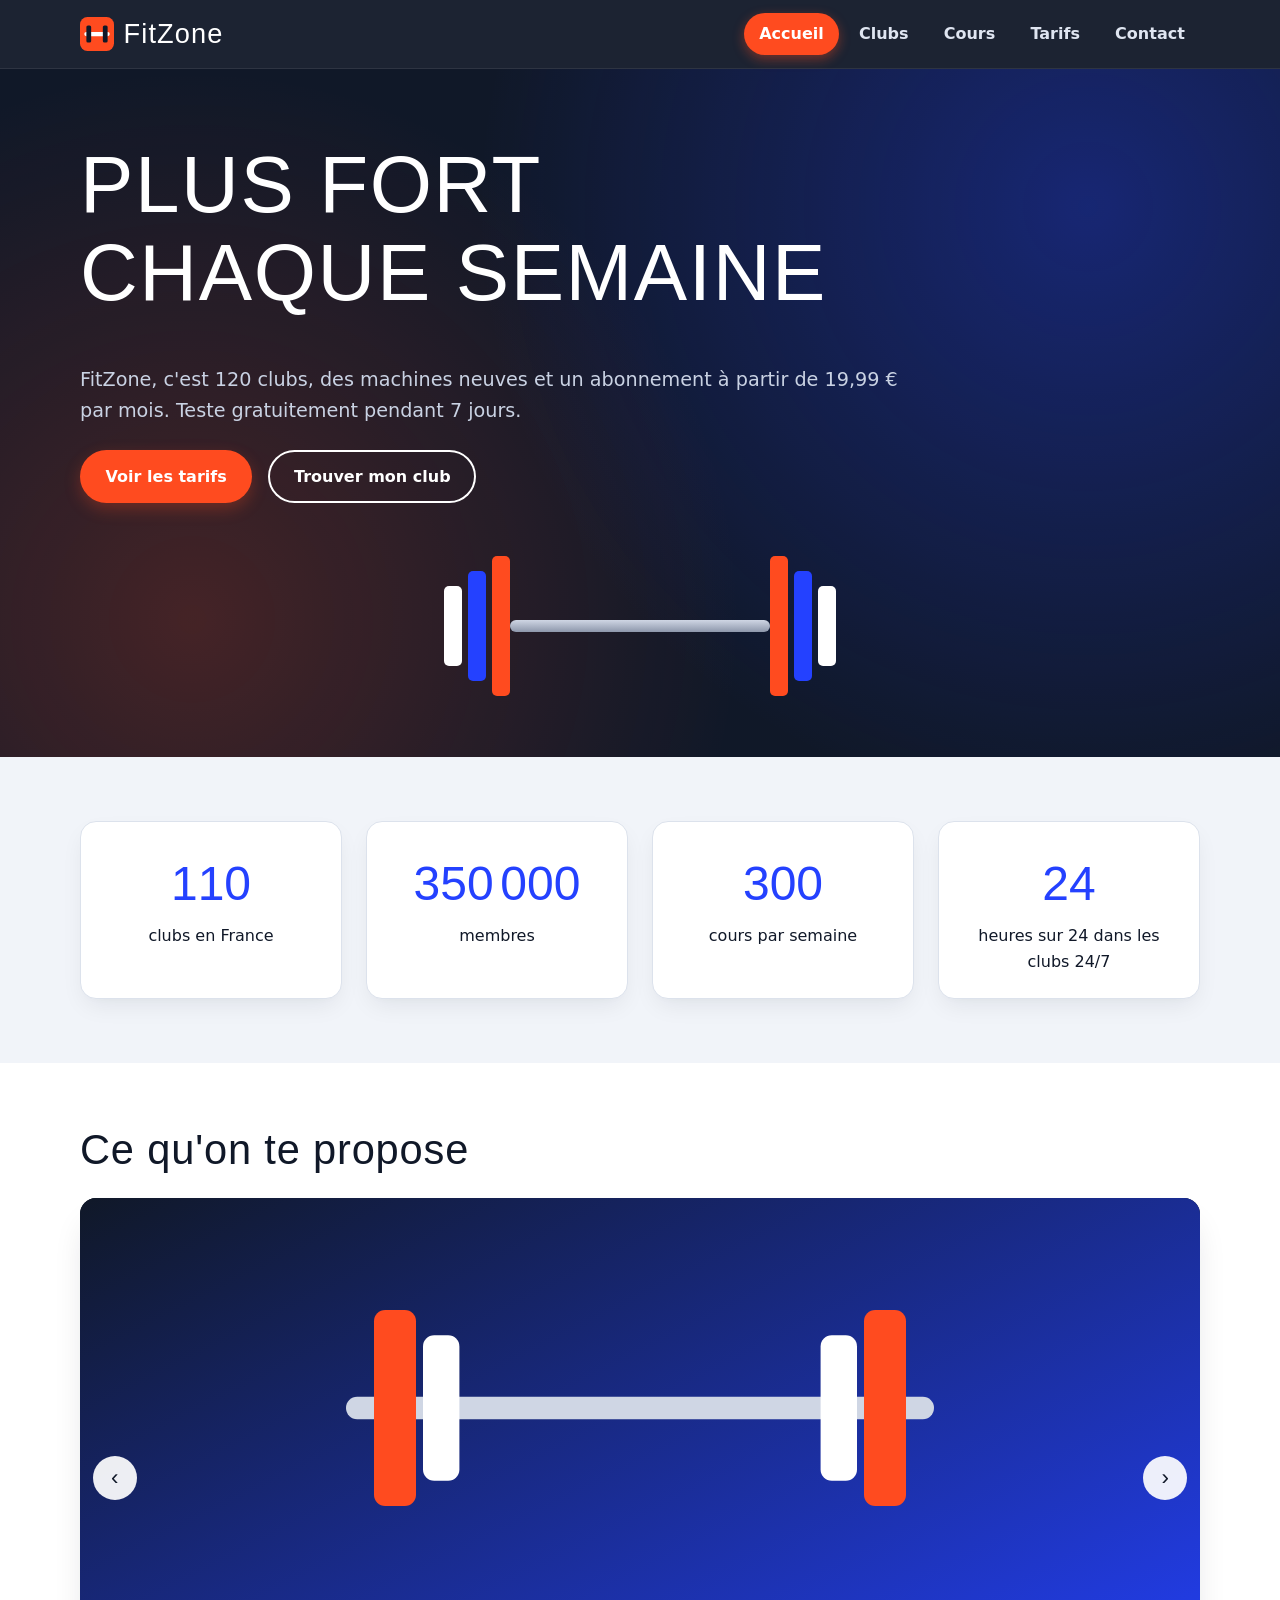
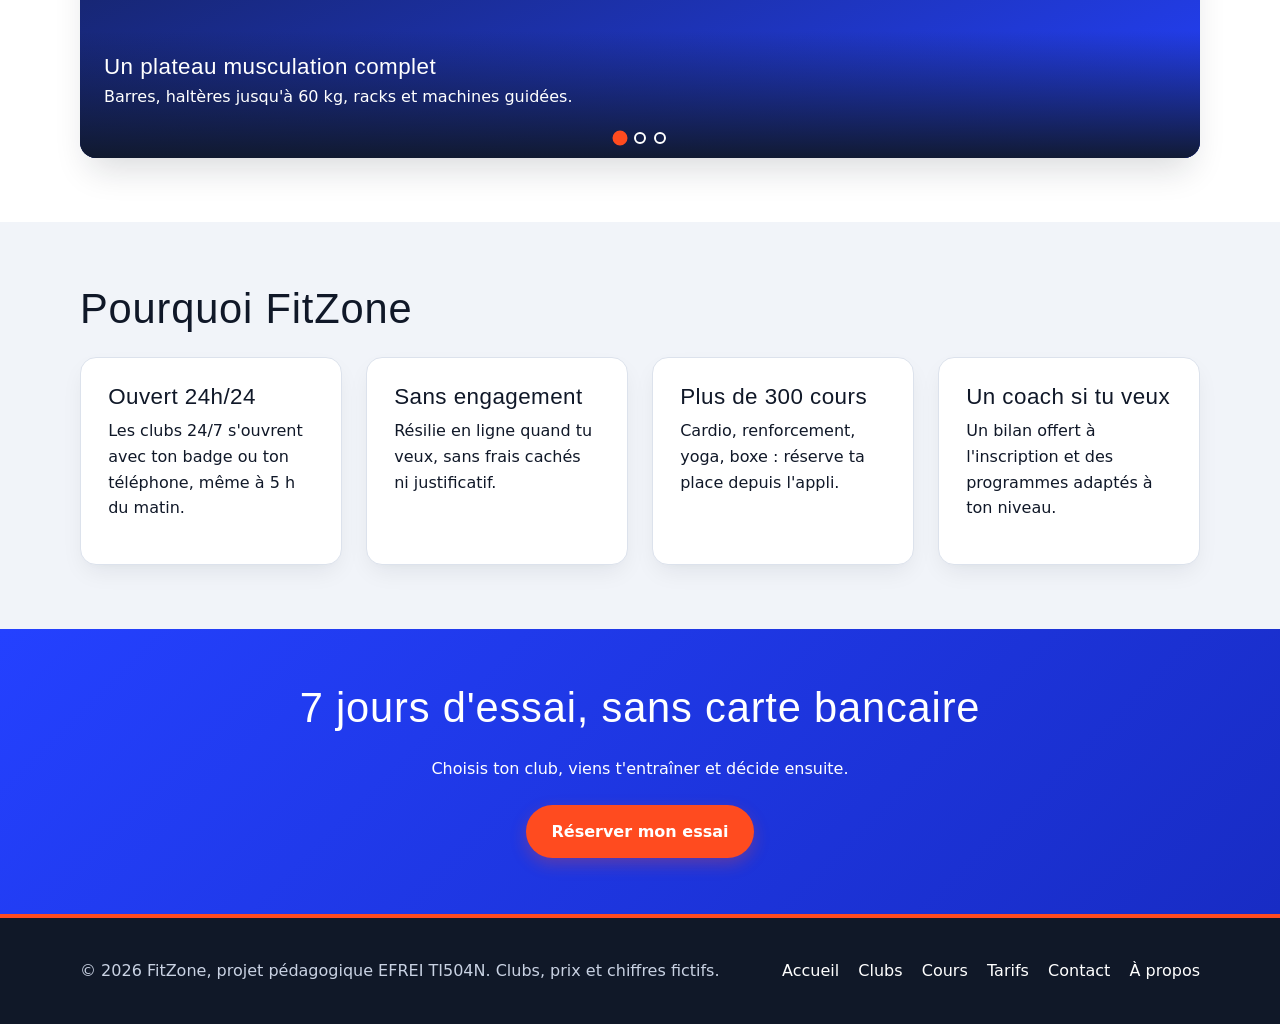
<file: index.html>
<!DOCTYPE html>
<html lang="fr">
<head>
  <meta charset="utf-8">
  <meta name="viewport" content="width=device-width, initial-scale=1">
  <title>Accueil | FitZone</title>
  <meta name="description" content="FitZone, salles de sport sans engagement, ouvertes 24h/24 dans plus de 120 clubs.">
  <link rel="icon" href="img/logo.svg" type="image/svg+xml">
  <link rel="stylesheet" href="css/style.css">
  <script src="js/main.js" defer></script>
</head>
<body>
  <a class="skip" href="#contenu">Aller au contenu</a>
  <header class="site-header">
    <div class="container header-inner">
      <a class="logo" href="index.html"><img src="img/logo.svg" alt="" width="34" height="34">FitZone</a>
      <button class="burger" id="burger" type="button" aria-label="Ouvrir le menu" aria-expanded="false" aria-controls="menu"><span></span><span></span><span></span></button>
      <nav aria-label="Navigation principale">
      <ul class="menu" id="menu">
        <li><a href="index.html" aria-current="page">Accueil</a></li>
        <li><a href="pages/clubs.html">Clubs</a></li>
        <li><a href="pages/cours.html">Cours</a></li>
        <li><a href="pages/tarifs.html">Tarifs</a></li>
        <li><a href="pages/contact.html">Contact</a></li>
      </ul>
      </nav>
    </div>
  </header>
  <main id="contenu">
    <section class="hero">
      <div class="container">
        <h1>Plus fort<br>chaque semaine</h1>
        <p>FitZone, c'est 120 clubs, des machines neuves et un abonnement à partir de 19,99 € par mois. Teste gratuitement pendant 7 jours.</p>
        <div class="actions">
          <a class="btn" href="pages/tarifs.html">Voir les tarifs</a>
          <a class="btn btn--ghost" href="pages/clubs.html">Trouver mon club</a>
        </div>
        <div class="barbell" aria-hidden="true">
          <div class="plates plates--left"><span class="plate"></span><span class="plate"></span><span class="plate"></span></div>
          <div class="bar"></div>
          <div class="plates"><span class="plate"></span><span class="plate"></span><span class="plate"></span></div>
        </div>
      </div>
    </section>

    <section class="section">
      <div class="container stats">
        <div class="stat"><strong data-count="120">120</strong>clubs en France</div>
        <div class="stat"><strong data-count="350000">350 000</strong>membres</div>
        <div class="stat"><strong data-count="300">300</strong>cours par semaine</div>
        <div class="stat"><strong data-count="24">24</strong>heures sur 24 dans les clubs 24/7</div>
      </div>
    </section>

    <section class="section section--white">
      <div class="container">
        <h2>Ce qu'on te propose</h2>
        <div class="carousel" id="carousel" role="region" aria-roledescription="carrousel" aria-label="Nos points forts">
          <figure class="slide active"><img src="img/slide-muscu.svg" alt="Barre de musculation chargée de disques" width="800" height="400"><figcaption><h3>Un plateau musculation complet</h3><p>Barres, haltères jusqu'à 60 kg, racks et machines guidées.</p></figcaption></figure>
          <figure class="slide"><img src="img/slide-cours.svg" alt="Silhouette en mouvement pendant un cours collectif" width="800" height="400"><figcaption><h3>Des cours pour tous les niveaux</h3><p>Du renforcement musculaire au yoga, avec des coachs diplômés.</p></figcaption></figure>
          <figure class="slide"><img src="img/slide-24h.svg" alt="Horloge et courbe de rythme cardiaque" width="800" height="400"><figcaption><h3>Ouvert quand ça t'arrange</h3><p>Dans nos clubs 24/7, tu t'entraînes à n'importe quelle heure.</p></figcaption></figure>
          <button class="c-btn c-prev" type="button" aria-label="Diapositive précédente">‹</button>
          <button class="c-btn c-next" type="button" aria-label="Diapositive suivante">›</button>
          <div class="dots"></div>
        </div>
      </div>
    </section>

    <section class="section">
      <div class="container">
        <h2>Pourquoi FitZone</h2>
        <div class="grid">
        <article class="card reveal"><h3>Ouvert 24h/24</h3><p>Les clubs 24/7 s'ouvrent avec ton badge ou ton téléphone, même à 5 h du matin.</p></article>
        <article class="card reveal"><h3>Sans engagement</h3><p>Résilie en ligne quand tu veux, sans frais cachés ni justificatif.</p></article>
        <article class="card reveal"><h3>Plus de 300 cours</h3><p>Cardio, renforcement, yoga, boxe : réserve ta place depuis l'appli.</p></article>
        <article class="card reveal"><h3>Un coach si tu veux</h3><p>Un bilan offert à l'inscription et des programmes adaptés à ton niveau.</p></article>
        </div>
      </div>
    </section>

    <section class="cta-band">
      <div class="container">
        <h2>7 jours d'essai, sans carte bancaire</h2>
        <p>Choisis ton club, viens t'entraîner et décide ensuite.</p>
        <div class="actions"><a class="btn" href="pages/contact.html">Réserver mon essai</a></div>
      </div>
    </section>
  </main>
  <footer class="site-footer">
    <div class="container footer-inner">
      <p>© 2026 FitZone, projet pédagogique EFREI TI504N. Clubs, prix et chiffres fictifs.</p>
      <nav class="footer-nav" aria-label="Navigation secondaire">
    <ul>
      <li><a href="index.html">Accueil</a></li>
      <li><a href="pages/clubs.html">Clubs</a></li>
      <li><a href="pages/cours.html">Cours</a></li>
      <li><a href="pages/tarifs.html">Tarifs</a></li>
      <li><a href="pages/contact.html">Contact</a></li>
      <li><a href="pages/a-propos.html">À propos</a></li>
    </ul>
      </nav>
    </div>
  </footer>
</body>
</html>
</file>
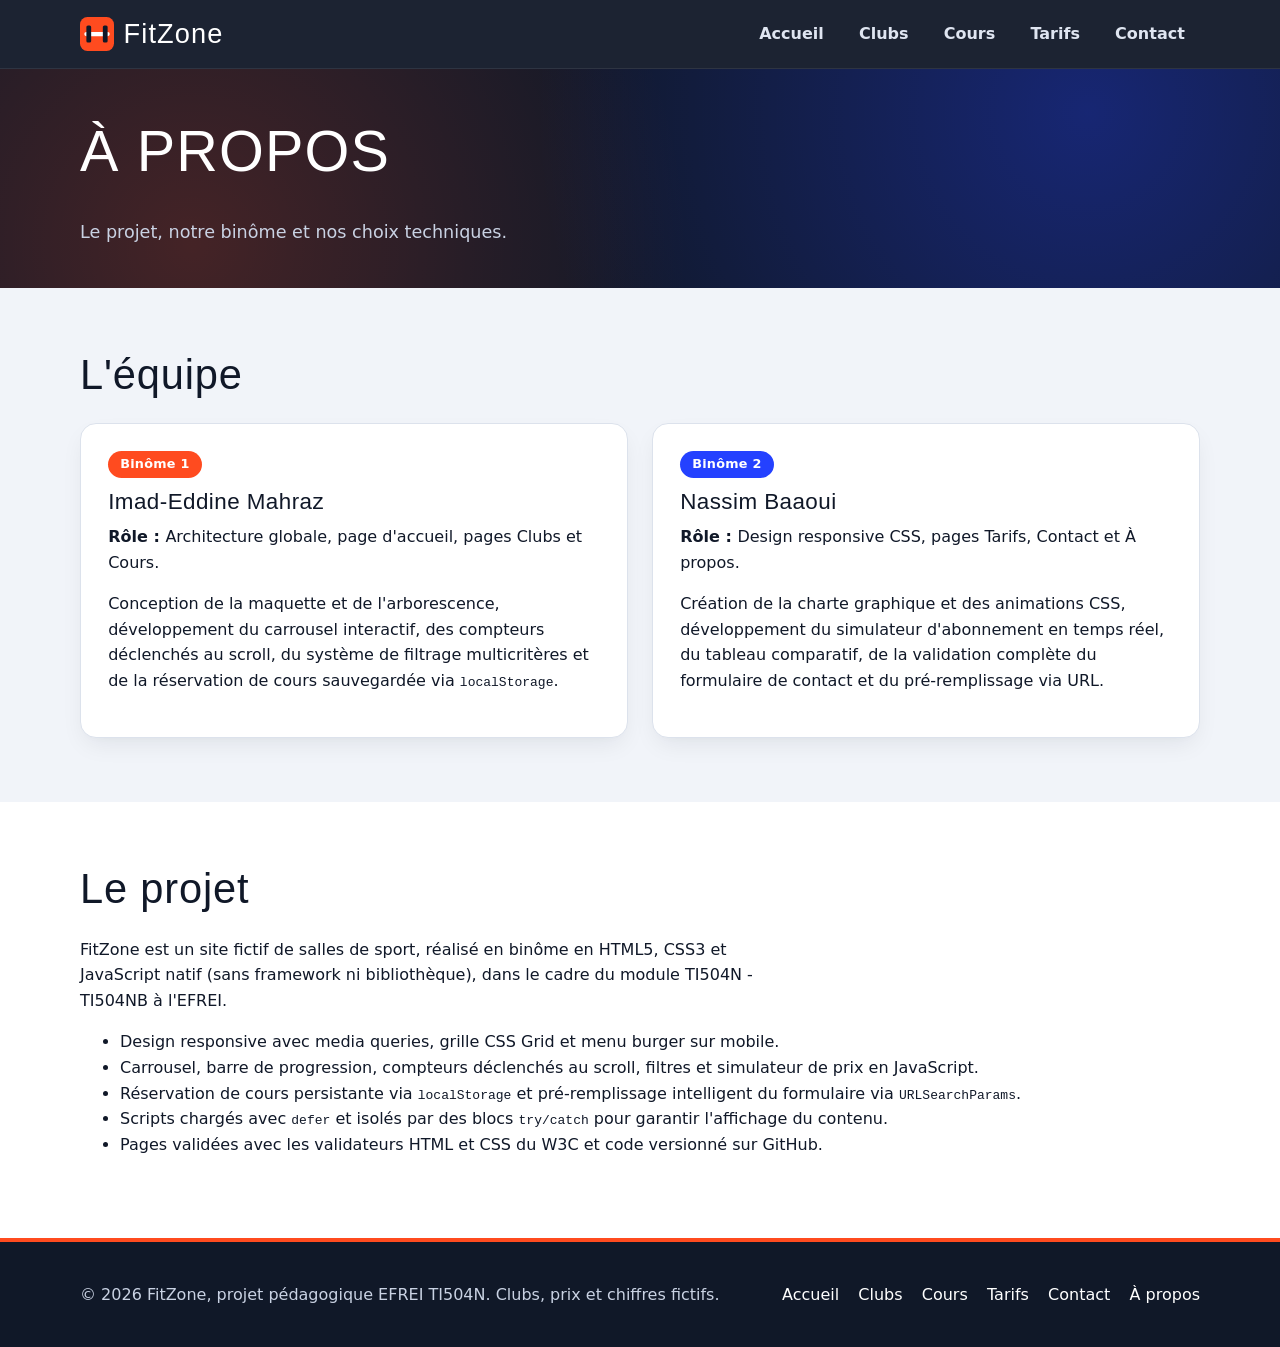
<file: pages/a-propos.html>
<!DOCTYPE html>
<html lang="fr">
<head>
  <meta charset="utf-8">
  <meta name="viewport" content="width=device-width, initial-scale=1">
  <title>À propos | FitZone</title>
  <meta name="description" content="L'équipe et les choix techniques du projet FitZone.">
  <link rel="icon" href="../img/logo.svg" type="image/svg+xml">
  <link rel="stylesheet" href="../css/style.css">
  <script src="../js/main.js" defer></script>
</head>
<body>
  <a class="skip" href="#contenu">Aller au contenu</a>
  <header class="site-header">
    <div class="container header-inner">
      <a class="logo" href="../index.html"><img src="../img/logo.svg" alt="" width="34" height="34">FitZone</a>
      <button class="burger" id="burger" type="button" aria-label="Ouvrir le menu" aria-expanded="false" aria-controls="menu"><span></span><span></span><span></span></button>
      <nav aria-label="Navigation principale">
        <ul class="menu" id="menu">
          <li><a href="../index.html">Accueil</a></li>
          <li><a href="../pages/clubs.html">Clubs</a></li>
          <li><a href="../pages/cours.html">Cours</a></li>
          <li><a href="../pages/tarifs.html">Tarifs</a></li>
          <li><a href="../pages/contact.html">Contact</a></li>
        </ul>
      </nav>
    </div>
  </header>
  <main id="contenu">
    <section class="page-title">
      <div class="container">
        <h1>À propos</h1>
        <p>Le projet, notre binôme et nos choix techniques.</p>
      </div>
    </section>
    <section class="section">
      <div class="container">
        <h2>L'équipe</h2>
        <div class="grid">
          <article class="card reveal">
            <span class="badge">Binôme 1</span>
            <h3>Imad-Eddine Mahraz</h3>
            <p><strong>Rôle : </strong>Architecture globale, page d'accueil, pages Clubs et Cours.</p>
            <p>Conception de la maquette et de l'arborescence, développement du carrousel interactif, des compteurs déclenchés au scroll, du système de filtrage multicritères et de la réservation de cours sauvegardée via <code>localStorage</code>.</p>
          </article>
          <article class="card reveal">
            <span class="badge badge--blue">Binôme 2</span>
            <h3>Nassim Baaoui</h3>
            <p><strong>Rôle : </strong>Design responsive CSS, pages Tarifs, Contact et À propos.</p>
            <p>Création de la charte graphique et des animations CSS, développement du simulateur d'abonnement en temps réel, du tableau comparatif, de la validation complète du formulaire de contact et du pré-remplissage via URL.</p>
          </article>
        </div>
      </div>
    </section>
    <section class="section section--white">
      <div class="container">
        <h2>Le projet</h2>
        <p>FitZone est un site fictif de salles de sport, réalisé en binôme en HTML5, CSS3 et JavaScript natif (sans framework ni bibliothèque), dans le cadre du module TI504N - TI504NB à l'EFREI.</p>
        <ul>
          <li>Design responsive avec media queries, grille CSS Grid et menu burger sur mobile.</li>
          <li>Carrousel, barre de progression, compteurs déclenchés au scroll, filtres et simulateur de prix en JavaScript.</li>
          <li>Réservation de cours persistante via <code>localStorage</code> et pré-remplissage intelligent du formulaire via <code>URLSearchParams</code>.</li>
          <li>Scripts chargés avec <code>defer</code> et isolés par des blocs <code>try/catch</code> pour garantir l'affichage du contenu.</li>
          <li>Pages validées avec les validateurs HTML et CSS du W3C et code versionné sur GitHub.</li>
        </ul>
      </div>
    </section>
  </main>
  <footer class="site-footer">
    <div class="container footer-inner">
      <p>© 2026 FitZone, projet pédagogique EFREI TI504N. Clubs, prix et chiffres fictifs.</p>
      <nav class="footer-nav" aria-label="Navigation secondaire">
        <ul>
          <li><a href="../index.html">Accueil</a></li>
          <li><a href="../pages/clubs.html">Clubs</a></li>
          <li><a href="../pages/cours.html">Cours</a></li>
          <li><a href="../pages/tarifs.html">Tarifs</a></li>
          <li><a href="../pages/contact.html">Contact</a></li>
          <li><a href="../pages/a-propos.html" aria-current="page">À propos</a></li>
        </ul>
      </nav>
    </div>
  </footer>
</body>
</html>
</file>
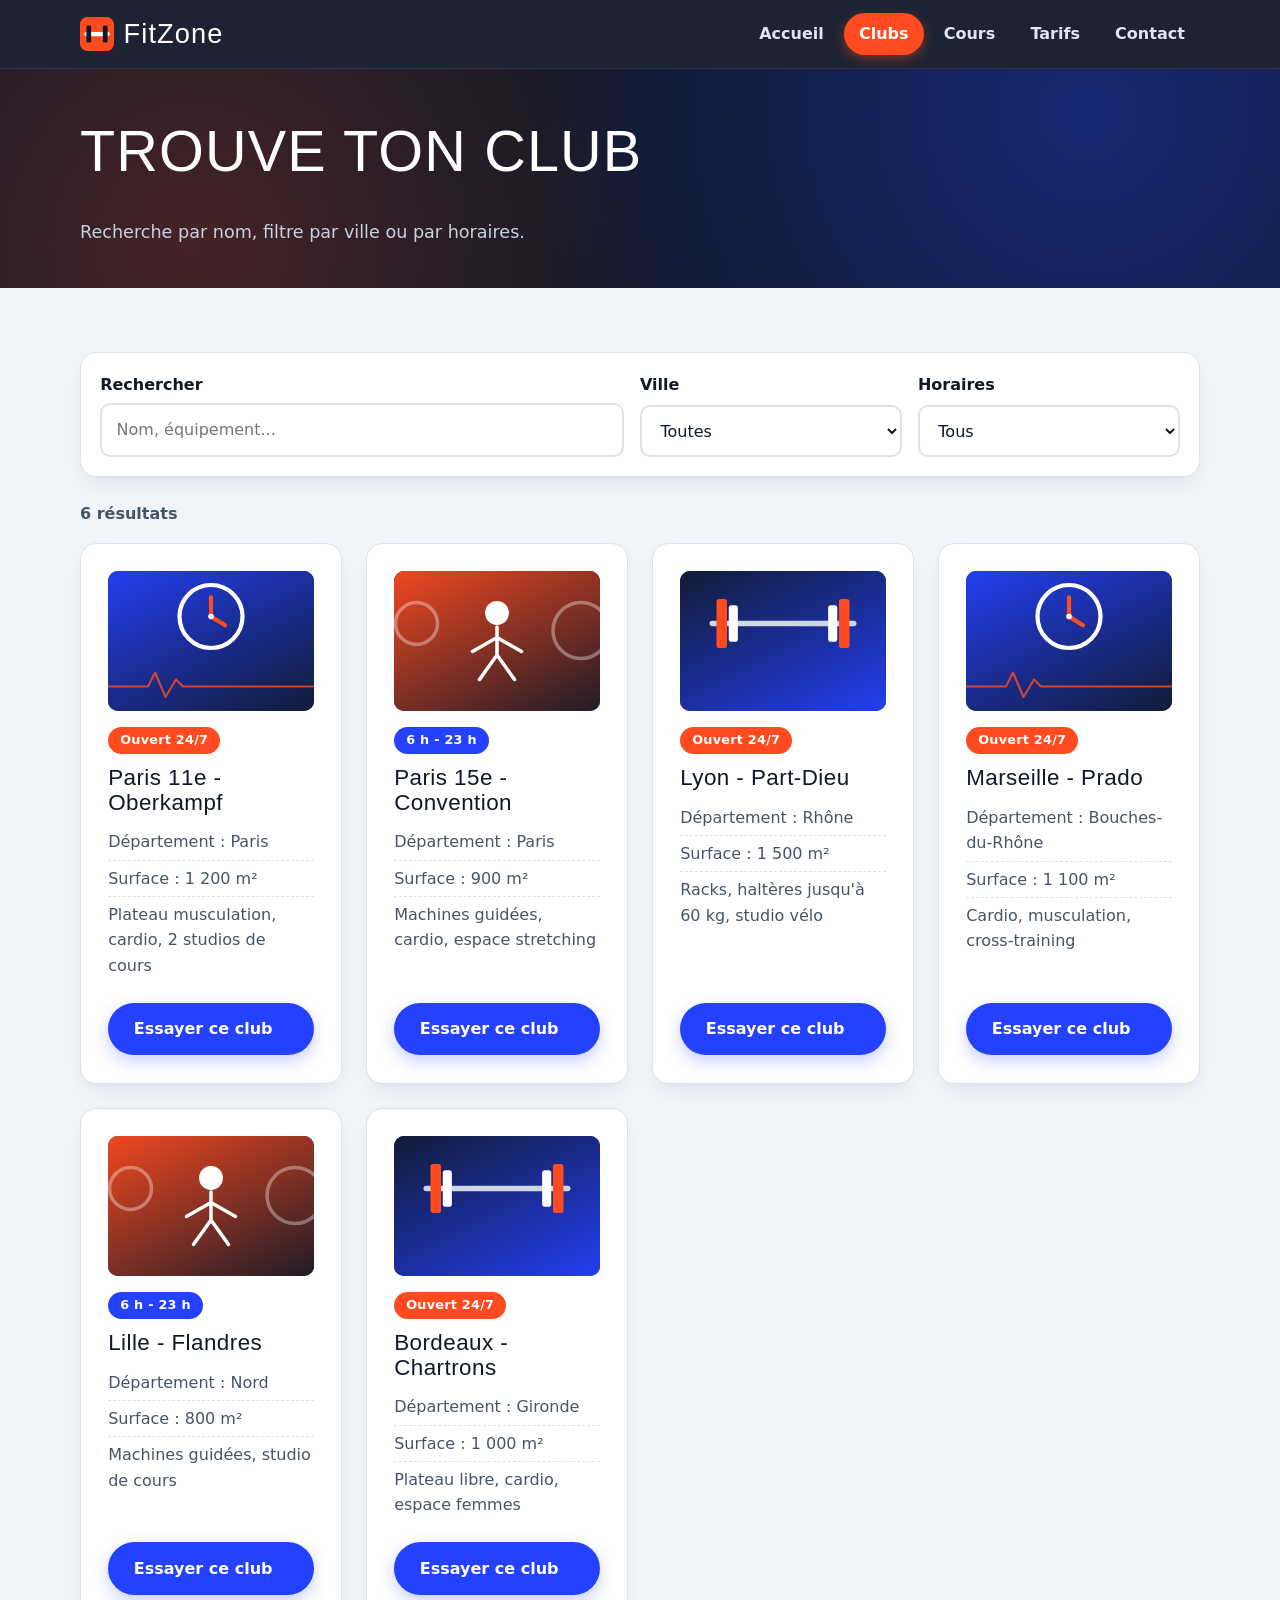
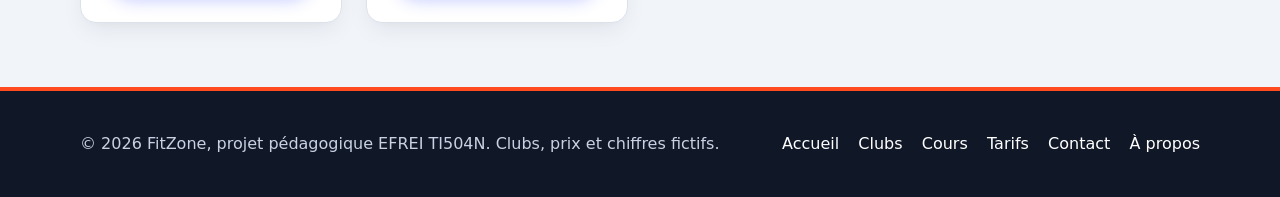
<file: pages/clubs.html>
<!DOCTYPE html>
<html lang="fr">
<head>
  <meta charset="utf-8">
  <meta name="viewport" content="width=device-width, initial-scale=1">
  <title>Clubs | FitZone</title>
  <meta name="description" content="Trouve le club FitZone le plus proche de chez toi.">
  <link rel="icon" href="../img/logo.svg" type="image/svg+xml">
  <link rel="stylesheet" href="../css/style.css">
  <script src="../js/main.js" defer></script>
  <script src="../js/filter.js" defer></script>
</head>
<body>
  <a class="skip" href="#contenu">Aller au contenu</a>
  <header class="site-header">
    <div class="container header-inner">
      <a class="logo" href="../index.html"><img src="../img/logo.svg" alt="" width="34" height="34">FitZone</a>
      <button class="burger" id="burger" type="button" aria-label="Ouvrir le menu" aria-expanded="false" aria-controls="menu"><span></span><span></span><span></span></button>
      <nav aria-label="Navigation principale">
        <ul class="menu" id="menu">
          <li><a href="../index.html">Accueil</a></li>
          <li><a href="../pages/clubs.html" aria-current="page">Clubs</a></li>
          <li><a href="../pages/cours.html">Cours</a></li>
          <li><a href="../pages/tarifs.html">Tarifs</a></li>
          <li><a href="../pages/contact.html">Contact</a></li>
        </ul>
      </nav>
    </div>
  </header>
  <main id="contenu">
    <section class="page-title">
      <div class="container">
        <h1>Trouve ton club</h1>
        <p>Recherche par nom, filtre par ville ou par horaires.</p>
      </div>
    </section>
    <section class="section">
      <div class="container">
        <form class="filters" action="#" onsubmit="return false" aria-label="Filtrer les clubs">
          <div class="field"><label for="q">Rechercher</label><input id="q" type="search" data-search placeholder="Nom, équipement..."></div>
          <div class="field"><label for="ville">Ville</label>
            <select id="ville" data-filter="ville"><option value="">Toutes</option><option>Paris</option><option>Lyon</option><option>Marseille</option><option>Lille</option><option>Bordeaux</option></select></div>
          <div class="field"><label for="h24">Horaires</label>
            <select id="h24" data-filter="h24"><option value="">Tous</option><option value="oui">Ouvert 24/7</option><option value="non">6 h - 23 h</option></select></div>
        </form>
        <p class="result" id="result-count" aria-live="polite"></p>
        <div class="grid">
          <article class="card filterable" data-ville="Paris" data-h24="oui">
            <img class="card-img" src="../img/slide-24h.svg" alt="Salle de musculation Paris Oberkampf">
            <span class="badge">Ouvert 24/7</span>
            <h3>Paris 11e - Oberkampf</h3>
            <ul class="club-meta"><li>Département : Paris</li><li>Surface : 1 200 m²</li><li>Plateau musculation, cardio, 2 studios de cours</li></ul>
            <a class="btn btn--blue" href="contact.html?sujet=essai&info=Club+Paris+11e+-+Oberkampf">Essayer ce club</a>
          </article>
          <article class="card filterable" data-ville="Paris" data-h24="non">
            <img class="card-img" src="../img/slide-cours.svg" alt="Espace cardio Paris Convention">
            <span class="badge badge--blue">6 h - 23 h</span>
            <h3>Paris 15e - Convention</h3>
            <ul class="club-meta"><li>Département : Paris</li><li>Surface : 900 m²</li><li>Machines guidées, cardio, espace stretching</li></ul>
            <a class="btn btn--blue" href="contact.html?sujet=essai&info=Club+Paris+15e+-+Convention">Essayer ce club</a>
          </article>
          <article class="card filterable" data-ville="Lyon" data-h24="oui">
            <img class="card-img" src="../img/slide-muscu.svg" alt="Plateau libre Lyon Part-Dieu">
            <span class="badge">Ouvert 24/7</span>
            <h3>Lyon - Part-Dieu</h3>
            <ul class="club-meta"><li>Département : Rhône</li><li>Surface : 1 500 m²</li><li>Racks, haltères jusqu'à 60 kg, studio vélo</li></ul>
            <a class="btn btn--blue" href="contact.html?sujet=essai&info=Club+Lyon+-+Part-Dieu">Essayer ce club</a>
          </article>
          <article class="card filterable" data-ville="Marseille" data-h24="oui">
            <img class="card-img" src="../img/slide-24h.svg" alt="Espace cross-training Marseille Prado">
            <span class="badge">Ouvert 24/7</span>
            <h3>Marseille - Prado</h3>
            <ul class="club-meta"><li>Département : Bouches-du-Rhône</li><li>Surface : 1 100 m²</li><li>Cardio, musculation, cross-training</li></ul>
            <a class="btn btn--blue" href="contact.html?sujet=essai&info=Club+Marseille+-+Prado">Essayer ce club</a>
          </article>
          <article class="card filterable" data-ville="Lille" data-h24="non">
            <img class="card-img" src="../img/slide-cours.svg" alt="Studio de cours Lille Flandres">
            <span class="badge badge--blue">6 h - 23 h</span>
            <h3>Lille - Flandres</h3>
            <ul class="club-meta"><li>Département : Nord</li><li>Surface : 800 m²</li><li>Machines guidées, studio de cours</li></ul>
            <a class="btn btn--blue" href="contact.html?sujet=essai&info=Club+Lille+-+Flandres">Essayer ce club</a>
          </article>
          <article class="card filterable" data-ville="Bordeaux" data-h24="oui">
            <img class="card-img" src="../img/slide-muscu.svg" alt="Salle FitZone Bordeaux Chartrons">
            <span class="badge">Ouvert 24/7</span>
            <h3>Bordeaux - Chartrons</h3>
            <ul class="club-meta"><li>Département : Gironde</li><li>Surface : 1 000 m²</li><li>Plateau libre, cardio, espace femmes</li></ul>
            <a class="btn btn--blue" href="contact.html?sujet=essai&info=Club+Bordeaux+-+Chartrons">Essayer ce club</a>
          </article>
        </div>
        <p id="empty" hidden>Aucun club ne correspond. Essaie avec moins de filtres.</p>
      </div>
    </section>
  </main>
  <footer class="site-footer">
    <div class="container footer-inner">
      <p>© 2026 FitZone, projet pédagogique EFREI TI504N. Clubs, prix et chiffres fictifs.</p>
      <nav class="footer-nav" aria-label="Navigation secondaire">
        <ul>
          <li><a href="../index.html">Accueil</a></li>
          <li><a href="../pages/clubs.html">Clubs</a></li>
          <li><a href="../pages/cours.html">Cours</a></li>
          <li><a href="../pages/tarifs.html">Tarifs</a></li>
          <li><a href="../pages/contact.html">Contact</a></li>
          <li><a href="../pages/a-propos.html">À propos</a></li>
        </ul>
      </nav>
    </div>
  </footer>
</body>
</html>
</file>
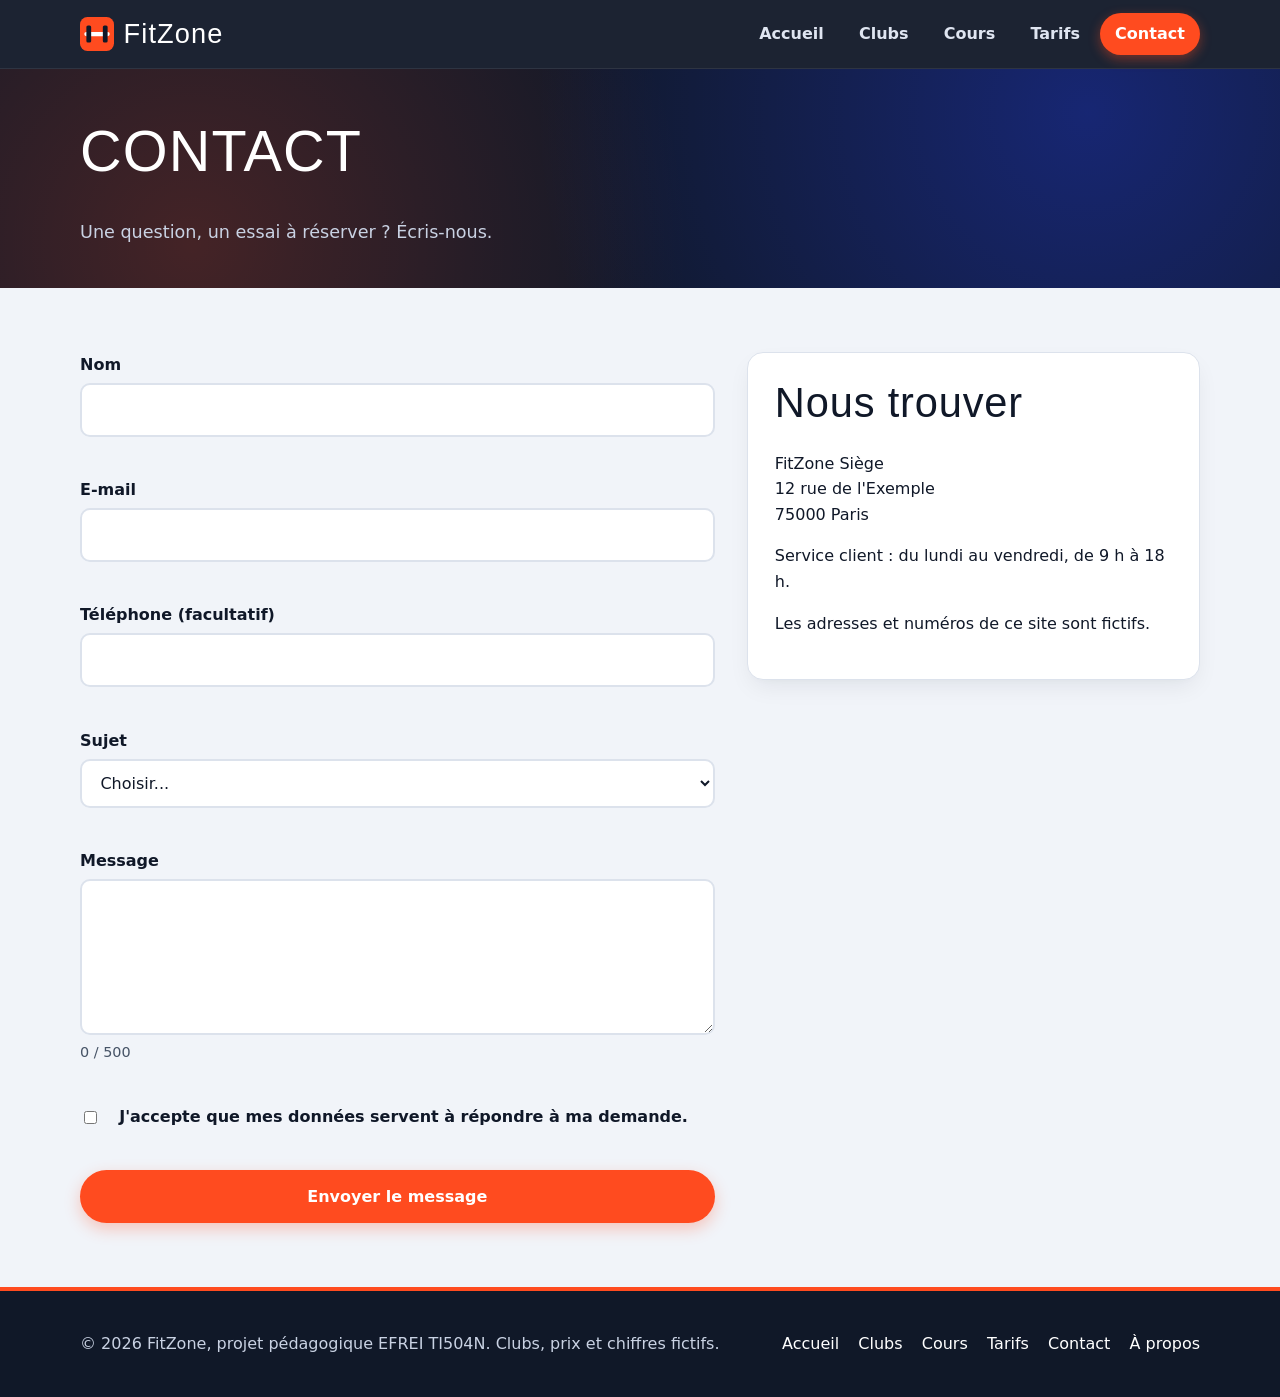
<file: pages/contact.html>
<!DOCTYPE html>
<html lang="fr">
<head>
  <meta charset="utf-8">
  <meta name="viewport" content="width=device-width, initial-scale=1">
  <title>Contact | FitZone</title>
  <meta name="description" content="Contacte FitZone ou réserve ton essai gratuit.">
  <link rel="icon" href="../img/logo.svg" type="image/svg+xml">
  <link rel="stylesheet" href="../css/style.css">
  <script src="../js/main.js" defer></script>
  <script src="../js/contact.js" defer></script>
</head>
<body>
  <a class="skip" href="#contenu">Aller au contenu</a>
  <header class="site-header">
    <div class="container header-inner">
      <a class="logo" href="../index.html"><img src="../img/logo.svg" alt="" width="34" height="34">FitZone</a>
      <button class="burger" id="burger" type="button" aria-label="Ouvrir le menu" aria-expanded="false" aria-controls="menu"><span></span><span></span><span></span></button>
      <nav aria-label="Navigation principale">
        <ul class="menu" id="menu">
          <li><a href="../index.html">Accueil</a></li>
          <li><a href="../pages/clubs.html">Clubs</a></li>
          <li><a href="../pages/cours.html">Cours</a></li>
          <li><a href="../pages/tarifs.html">Tarifs</a></li>
          <li><a href="../pages/contact.html" aria-current="page">Contact</a></li>
        </ul>
      </nav>
    </div>
  </header>
  <main id="contenu">
    <section class="page-title">
      <div class="container">
        <h1>Contact</h1>
        <p>Une question, un essai à réserver ? Écris-nous.</p>
      </div>
    </section>
    <section class="section">
      <div class="container two-col">
        <form id="contact-form" action="#" novalidate>
          <div class="field"><label for="nom">Nom</label><input id="nom" name="nom" type="text" autocomplete="name"><p class="error" role="alert"></p></div>
          <div class="field"><label for="email">E-mail</label><input id="email" name="email" type="email" autocomplete="email"><p class="error" role="alert"></p></div>
          <div class="field"><label for="telephone">Téléphone (facultatif)</label><input id="telephone" name="telephone" type="tel" autocomplete="tel"><p class="error" role="alert"></p></div>
          <div class="field"><label for="sujet">Sujet</label>
            <select id="sujet" name="sujet"><option value="">Choisir...</option><option>Réserver un essai gratuit</option><option>Question sur un abonnement</option><option>Problème avec mon compte</option><option>Autre</option></select><p class="error" role="alert"></p></div>
          <div class="field"><label for="message">Message</label><textarea id="message" name="message" rows="5" maxlength="500"></textarea><p class="hint" id="msg-count">0 / 500</p><p class="error" role="alert"></p></div>
          <div class="field"><label class="inline"><input type="checkbox" name="rgpd"> J'accepte que mes données servent à répondre à ma demande.</label><p class="error" id="rgpd-error" role="alert"></p></div>
          <button class="btn" type="submit">Envoyer le message</button>
          <p class="form-ok" id="form-result" role="status" hidden></p>
        </form>
        <aside class="card">
          <h2>Nous trouver</h2>
          <p>FitZone Siège<br>12 rue de l'Exemple<br>75000 Paris</p>
          <p>Service client : du lundi au vendredi, de 9 h à 18 h.</p>
          <p>Les adresses et numéros de ce site sont fictifs.</p>
        </aside>
      </div>
    </section>
  </main>
  <footer class="site-footer">
    <div class="container footer-inner">
      <p>© 2026 FitZone, projet pédagogique EFREI TI504N. Clubs, prix et chiffres fictifs.</p>
      <nav class="footer-nav" aria-label="Navigation secondaire">
        <ul>
          <li><a href="../index.html">Accueil</a></li>
          <li><a href="../pages/clubs.html">Clubs</a></li>
          <li><a href="../pages/cours.html">Cours</a></li>
          <li><a href="../pages/tarifs.html">Tarifs</a></li>
          <li><a href="../pages/contact.html">Contact</a></li>
          <li><a href="../pages/a-propos.html">À propos</a></li>
        </ul>
      </nav>
    </div>
  </footer>
</body>
</html>
</file>
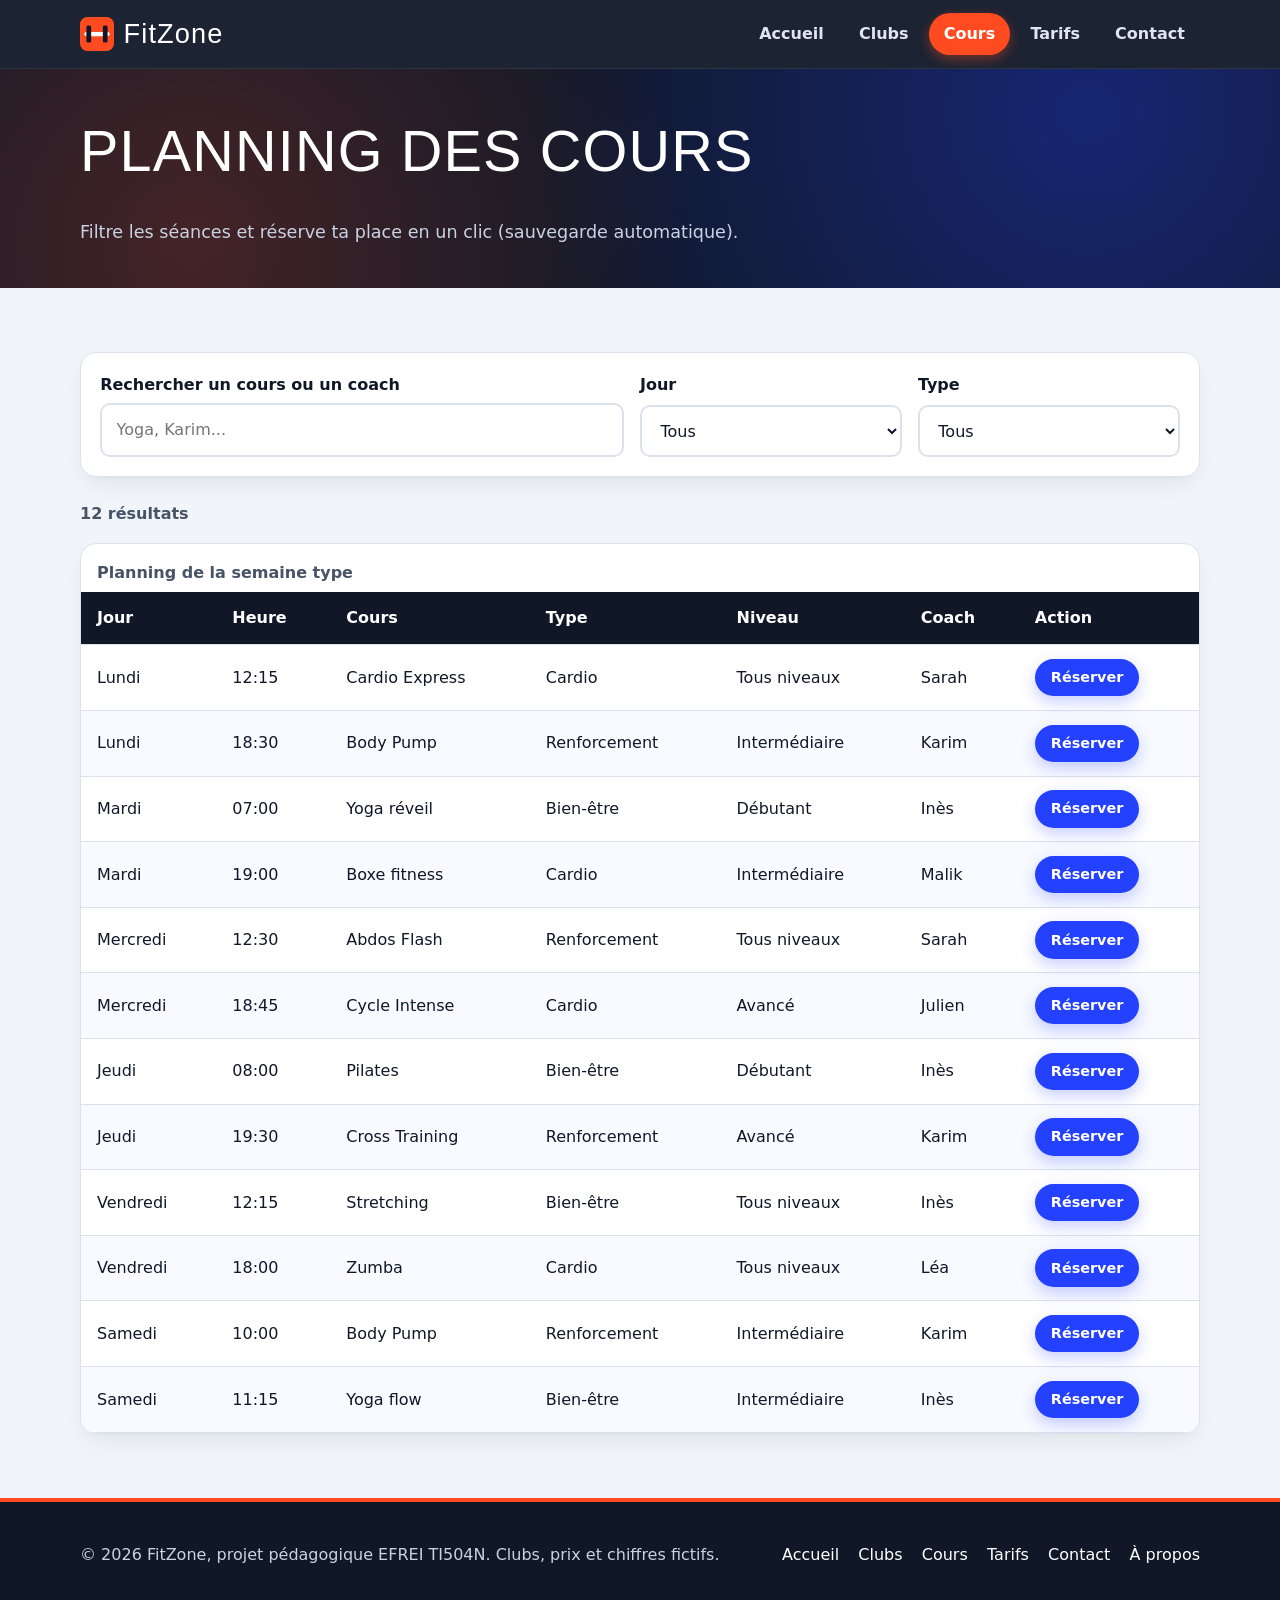
<file: pages/cours.html>
<!DOCTYPE html>
<html lang="fr">
<head>
  <meta charset="utf-8">
  <meta name="viewport" content="width=device-width, initial-scale=1">
  <title>Cours | FitZone</title>
  <meta name="description" content="Planning des cours collectifs FitZone : cardio, renforcement et bien-être.">
  <link rel="icon" href="../img/logo.svg" type="image/svg+xml">
  <link rel="stylesheet" href="../css/style.css">
  <script src="../js/main.js" defer></script>
  <script src="../js/filter.js" defer></script>
</head>
<body>
  <a class="skip" href="#contenu">Aller au contenu</a>
  <header class="site-header">
    <div class="container header-inner">
      <a class="logo" href="../index.html"><img src="../img/logo.svg" alt="" width="34" height="34">FitZone</a>
      <button class="burger" id="burger" type="button" aria-label="Ouvrir le menu" aria-expanded="false" aria-controls="menu"><span></span><span></span><span></span></button>
      <nav aria-label="Navigation principale">
        <ul class="menu" id="menu">
          <li><a href="../index.html">Accueil</a></li>
          <li><a href="../pages/clubs.html">Clubs</a></li>
          <li><a href="../pages/cours.html" aria-current="page">Cours</a></li>
          <li><a href="../pages/tarifs.html">Tarifs</a></li>
          <li><a href="../pages/contact.html">Contact</a></li>
        </ul>
      </nav>
    </div>
  </header>
  <main id="contenu">
    <section class="page-title">
      <div class="container">
        <h1>Planning des cours</h1>
        <p>Filtre les séances et réserve ta place en un clic (sauvegarde automatique).</p>
      </div>
    </section>
    <section class="section">
      <div class="container">
        <form class="filters" action="#" onsubmit="return false" aria-label="Filtrer le planning">
          <div class="field"><label for="q">Rechercher un cours ou un coach</label><input id="q" type="search" data-search placeholder="Yoga, Karim..."></div>
          <div class="field"><label for="jour">Jour</label>
            <select id="jour" data-filter="jour"><option value="">Tous</option><option>Lundi</option><option>Mardi</option><option>Mercredi</option><option>Jeudi</option><option>Vendredi</option><option>Samedi</option></select></div>
          <div class="field"><label for="type">Type</label>
            <select id="type" data-filter="type"><option value="">Tous</option><option>Cardio</option><option>Renforcement</option><option>Bien-être</option></select></div>
        </form>
        <p class="result" id="result-count" aria-live="polite"></p>
        <div class="table-wrap">
          <table>
            <caption>Planning de la semaine type</caption>
            <thead><tr><th scope="col">Jour</th><th scope="col">Heure</th><th scope="col">Cours</th><th scope="col">Type</th><th scope="col">Niveau</th><th scope="col">Coach</th></tr></thead>
            <tbody>
              <tr class="filterable" data-jour="Lundi" data-type="Cardio"><td>Lundi</td><td>12:15</td><td>Cardio Express</td><td>Cardio</td><td>Tous niveaux</td><td>Sarah</td></tr>
              <tr class="filterable" data-jour="Lundi" data-type="Renforcement"><td>Lundi</td><td>18:30</td><td>Body Pump</td><td>Renforcement</td><td>Intermédiaire</td><td>Karim</td></tr>
              <tr class="filterable" data-jour="Mardi" data-type="Bien-être"><td>Mardi</td><td>07:00</td><td>Yoga réveil</td><td>Bien-être</td><td>Débutant</td><td>Inès</td></tr>
              <tr class="filterable" data-jour="Mardi" data-type="Cardio"><td>Mardi</td><td>19:00</td><td>Boxe fitness</td><td>Cardio</td><td>Intermédiaire</td><td>Malik</td></tr>
              <tr class="filterable" data-jour="Mercredi" data-type="Renforcement"><td>Mercredi</td><td>12:30</td><td>Abdos Flash</td><td>Renforcement</td><td>Tous niveaux</td><td>Sarah</td></tr>
              <tr class="filterable" data-jour="Mercredi" data-type="Cardio"><td>Mercredi</td><td>18:45</td><td>Cycle Intense</td><td>Cardio</td><td>Avancé</td><td>Julien</td></tr>
              <tr class="filterable" data-jour="Jeudi" data-type="Bien-être"><td>Jeudi</td><td>08:00</td><td>Pilates</td><td>Bien-être</td><td>Débutant</td><td>Inès</td></tr>
              <tr class="filterable" data-jour="Jeudi" data-type="Renforcement"><td>Jeudi</td><td>19:30</td><td>Cross Training</td><td>Renforcement</td><td>Avancé</td><td>Karim</td></tr>
              <tr class="filterable" data-jour="Vendredi" data-type="Bien-être"><td>Vendredi</td><td>12:15</td><td>Stretching</td><td>Bien-être</td><td>Tous niveaux</td><td>Inès</td></tr>
              <tr class="filterable" data-jour="Vendredi" data-type="Cardio"><td>Vendredi</td><td>18:00</td><td>Zumba</td><td>Cardio</td><td>Tous niveaux</td><td>Léa</td></tr>
              <tr class="filterable" data-jour="Samedi" data-type="Renforcement"><td>Samedi</td><td>10:00</td><td>Body Pump</td><td>Renforcement</td><td>Intermédiaire</td><td>Karim</td></tr>
              <tr class="filterable" data-jour="Samedi" data-type="Bien-être"><td>Samedi</td><td>11:15</td><td>Yoga flow</td><td>Bien-être</td><td>Intermédiaire</td><td>Inès</td></tr>
            </tbody>
          </table>
        </div>
        <p id="empty" hidden>Aucun cours ne correspond à ta recherche.</p>
      </div>
    </section>
  </main>
  <footer class="site-footer">
    <div class="container footer-inner">
      <p>© 2026 FitZone, projet pédagogique EFREI TI504N. Clubs, prix et chiffres fictifs.</p>
      <nav class="footer-nav" aria-label="Navigation secondaire">
        <ul>
          <li><a href="../index.html">Accueil</a></li>
          <li><a href="../pages/clubs.html">Clubs</a></li>
          <li><a href="../pages/cours.html">Cours</a></li>
          <li><a href="../pages/tarifs.html">Tarifs</a></li>
          <li><a href="../pages/contact.html">Contact</a></li>
          <li><a href="../pages/a-propos.html">À propos</a></li>
        </ul>
      </nav>
    </div>
  </footer>
</body>
</html>
</file>
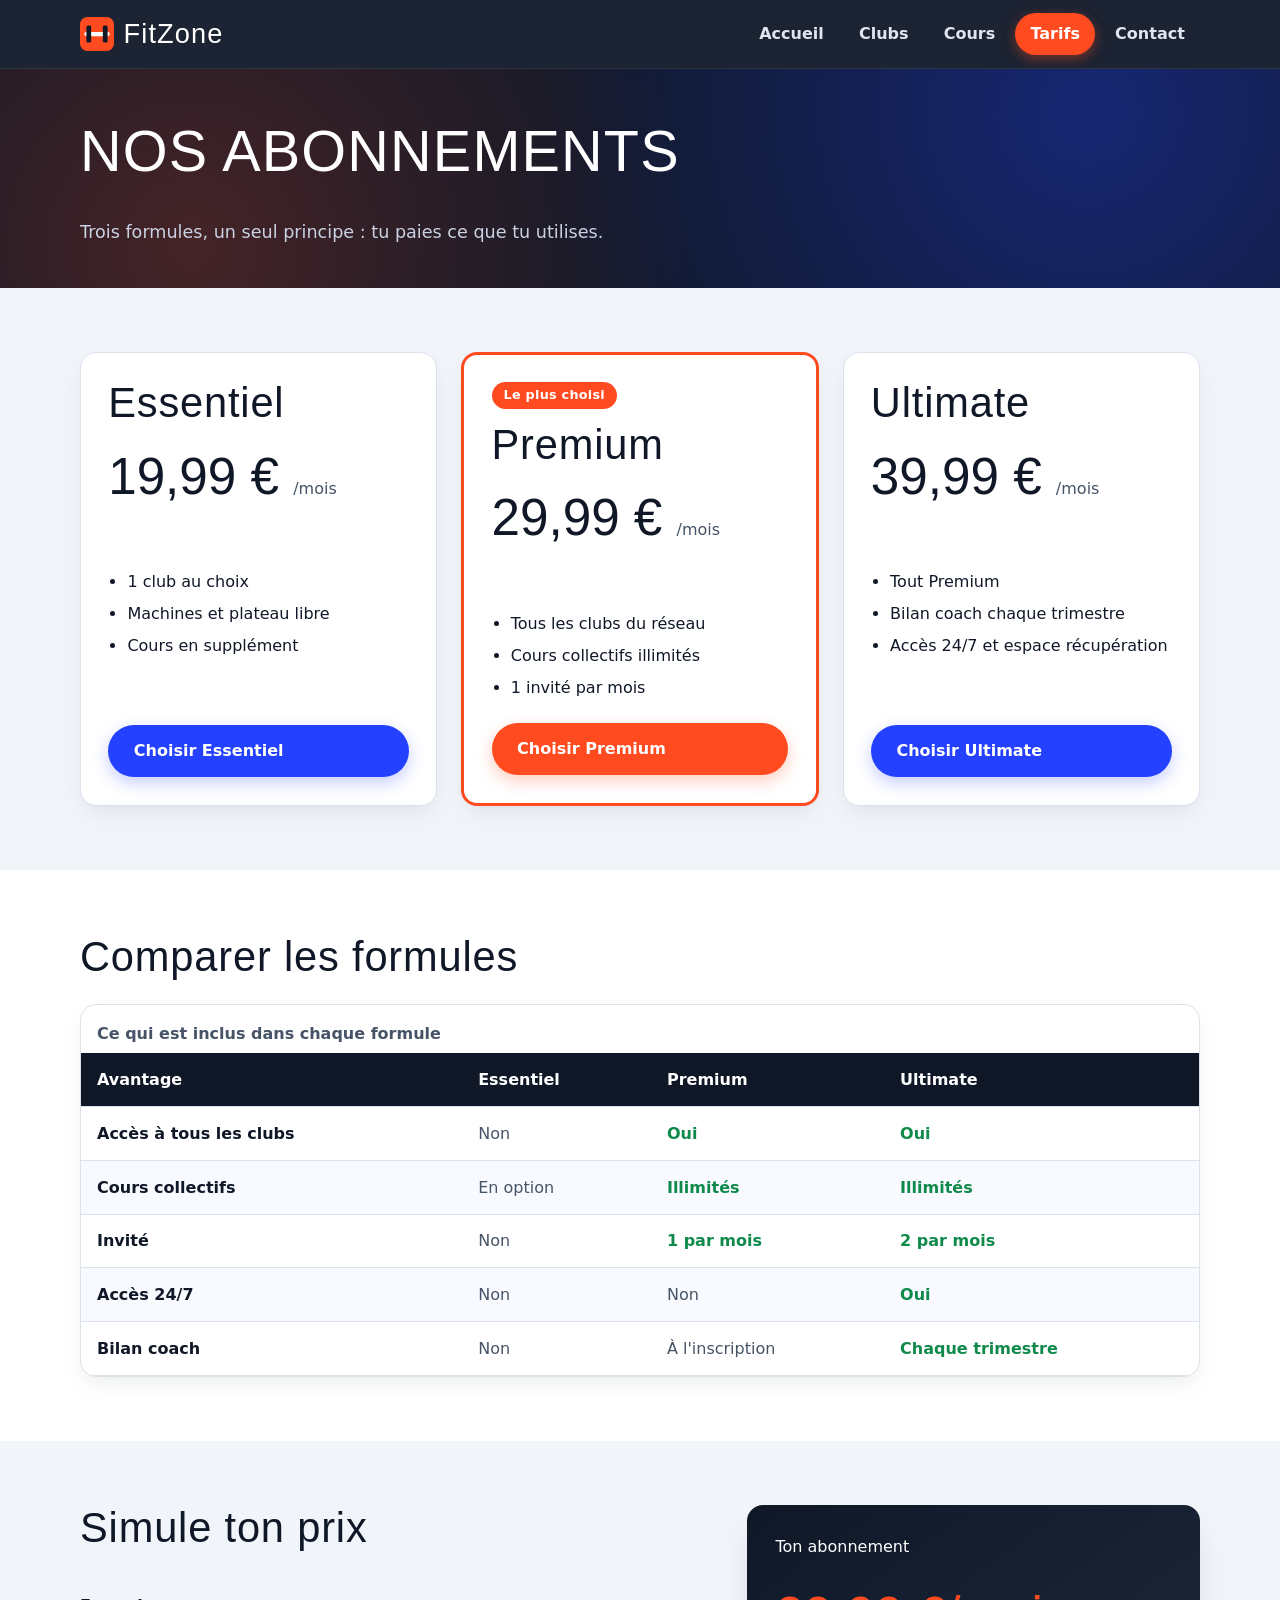
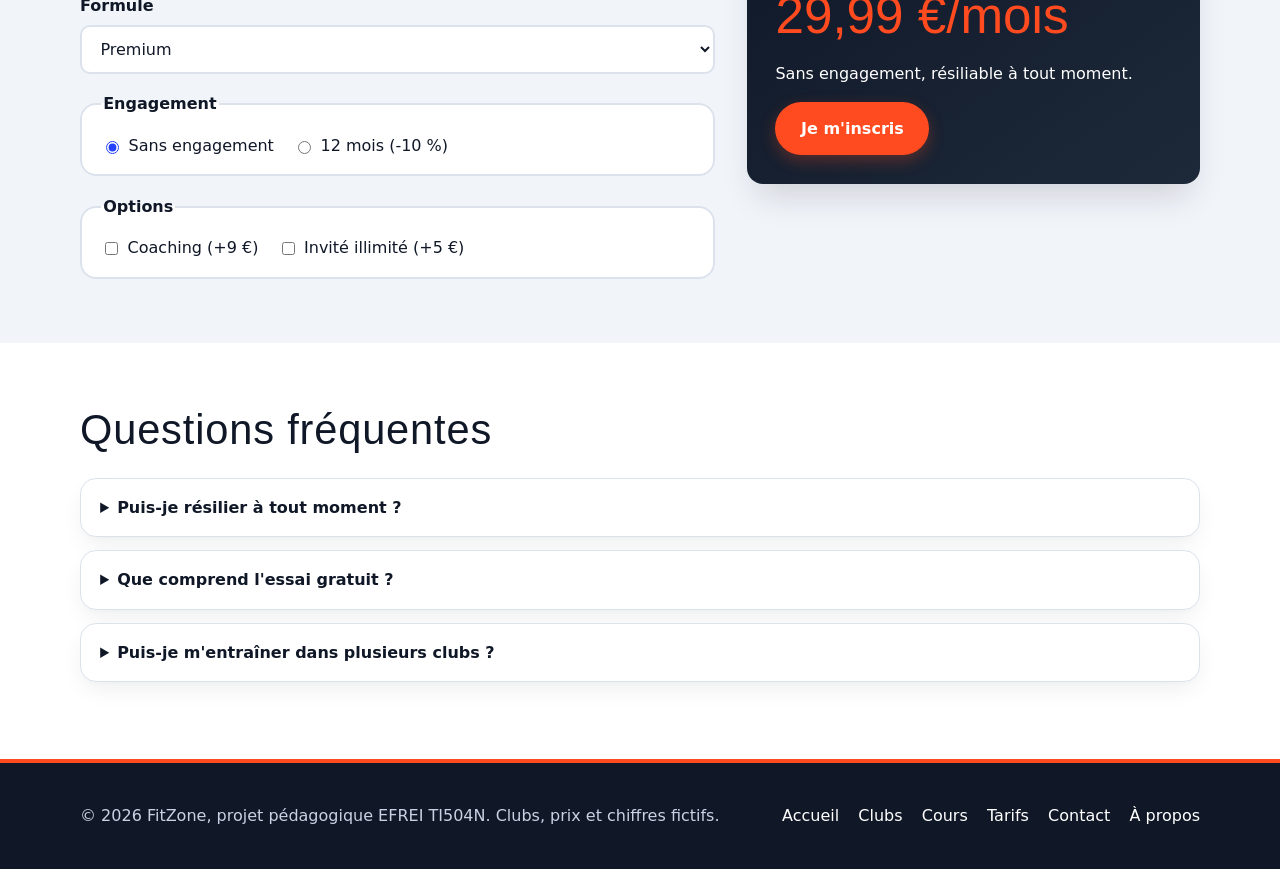
<file: pages/tarifs.html>
<!DOCTYPE html>
<html lang="fr">
<head>
  <meta charset="utf-8">
  <meta name="viewport" content="width=device-width, initial-scale=1">
  <title>Tarifs | FitZone</title>
  <meta name="description" content="Abonnements FitZone à partir de 19,99 euros par mois, sans engagement.">
  <link rel="icon" href="../img/logo.svg" type="image/svg+xml">
  <link rel="stylesheet" href="../css/style.css">
  <script src="../js/main.js" defer></script>
  <script src="../js/tarifs.js" defer></script>
</head>
<body>
  <a class="skip" href="#contenu">Aller au contenu</a>
  <header class="site-header">
    <div class="container header-inner">
      <a class="logo" href="../index.html"><img src="../img/logo.svg" alt="" width="34" height="34">FitZone</a>
      <button class="burger" id="burger" type="button" aria-label="Ouvrir le menu" aria-expanded="false" aria-controls="menu"><span></span><span></span><span></span></button>
      <nav aria-label="Navigation principale">
        <ul class="menu" id="menu">
          <li><a href="../index.html">Accueil</a></li>
          <li><a href="../pages/clubs.html">Clubs</a></li>
          <li><a href="../pages/cours.html">Cours</a></li>
          <li><a href="../pages/tarifs.html" aria-current="page">Tarifs</a></li>
          <li><a href="../pages/contact.html">Contact</a></li>
        </ul>
      </nav>
    </div>
  </header>
  <main id="contenu">
    <section class="page-title">
      <div class="container">
        <h1>Nos abonnements</h1>
        <p>Trois formules, un seul principe : tu paies ce que tu utilises.</p>
      </div>
    </section>
    <section class="section">
      <div class="container grid">
        <article class="card price-card reveal"><h2>Essentiel</h2><p class="price">19,99 € <small>/mois</small></p>
          <ul><li>1 club au choix</li><li>Machines et plateau libre</li><li>Cours en supplément</li></ul><a class="btn btn--blue" href="contact.html?sujet=abonnement&info=Formule+Essentiel+(19,99+€/mois)">Choisir Essentiel</a></article>
        <article class="card price-card price-card--hot reveal"><span class="badge">Le plus choisi</span><h2>Premium</h2><p class="price">29,99 € <small>/mois</small></p>
          <ul><li>Tous les clubs du réseau</li><li>Cours collectifs illimités</li><li>1 invité par mois</li></ul><a class="btn" href="contact.html?sujet=abonnement&info=Formule+Premium+(29,99+€/mois)">Choisir Premium</a></article>
        <article class="card price-card reveal"><h2>Ultimate</h2><p class="price">39,99 € <small>/mois</small></p>
          <ul><li>Tout Premium</li><li>Bilan coach chaque trimestre</li><li>Accès 24/7 et espace récupération</li></ul><a class="btn btn--blue" href="contact.html?sujet=abonnement&info=Formule+Ultimate+(39,99+€/mois)">Choisir Ultimate</a></article>
      </div>
    </section>

    <section class="section section--white">
      <div class="container">
        <h2>Comparer les formules</h2>
        <div class="table-wrap">
          <table>
            <caption>Ce qui est inclus dans chaque formule</caption>
            <thead><tr><th scope="col">Avantage</th><th scope="col">Essentiel</th><th scope="col">Premium</th><th scope="col">Ultimate</th></tr></thead>
            <tbody>
              <tr><th scope="row">Accès à tous les clubs</th><td class="no">Non</td><td class="yes">Oui</td><td class="yes">Oui</td></tr>
              <tr><th scope="row">Cours collectifs</th><td class="no">En option</td><td class="yes">Illimités</td><td class="yes">Illimités</td></tr>
              <tr><th scope="row">Invité</th><td class="no">Non</td><td class="yes">1 par mois</td><td class="yes">2 par mois</td></tr>
              <tr><th scope="row">Accès 24/7</th><td class="no">Non</td><td class="no">Non</td><td class="yes">Oui</td></tr>
              <tr><th scope="row">Bilan coach</th><td class="no">Non</td><td class="no">À l'inscription</td><td class="yes">Chaque trimestre</td></tr>
            </tbody>
          </table>
        </div>
      </div>
    </section>

    <section class="section">
      <div class="container two-col">
        <form id="simulateur" action="#" onsubmit="return false" aria-label="Simulateur de prix">
          <h2>Simule ton prix</h2>
          <div class="field"><label for="formule">Formule</label>
            <select id="formule" name="formule"><option value="essentiel">Essentiel</option><option value="premium" selected>Premium</option><option value="ultimate">Ultimate</option></select></div>
          <fieldset><legend>Engagement</legend>
            <div class="inline"><label><input type="radio" name="duree" value="0" checked> Sans engagement</label><label><input type="radio" name="duree" value="12"> 12 mois (-10 %)</label></div></fieldset>
          <fieldset><legend>Options</legend>
            <div class="inline"><label><input type="checkbox" name="option" value="9"> Coaching (+9 €)</label><label><input type="checkbox" name="option" value="5"> Invité illimité (+5 €)</label></div></fieldset>
        </form>
        <div class="estimate" aria-live="polite"><p>Ton abonnement</p><output id="total">0 €/mois</output><p id="detail"></p><a class="btn" href="contact.html?sujet=abonnement&info=Inscription+via+simulateur">Je m'inscris</a></div>
      </div>
    </section>
    <section class="section section--white">
      <div class="container">
        <h2>Questions fréquentes</h2>
        <details><summary>Puis-je résilier à tout moment ?</summary><p>Oui, sans engagement tu résilies en ligne en 2 minutes. Avec 12 mois d'engagement, la résiliation est possible à la fin de la période.</p></details>
        <details><summary>Que comprend l'essai gratuit ?</summary><p>7 jours d'accès au club de ton choix, avec cours collectifs inclus. Aucune carte bancaire n'est demandée.</p></details>
        <details><summary>Puis-je m'entraîner dans plusieurs clubs ?</summary><p>Avec Premium et Ultimate, tu accèdes à tous les clubs du réseau. Essentiel donne accès à un seul club.</p></details>
      </div>
    </section>
  </main>
  <footer class="site-footer">
    <div class="container footer-inner">
      <p>© 2026 FitZone, projet pédagogique EFREI TI504N. Clubs, prix et chiffres fictifs.</p>
      <nav class="footer-nav" aria-label="Navigation secondaire">
        <ul>
          <li><a href="../index.html">Accueil</a></li>
          <li><a href="../pages/clubs.html">Clubs</a></li>
          <li><a href="../pages/cours.html">Cours</a></li>
          <li><a href="../pages/tarifs.html">Tarifs</a></li>
          <li><a href="../pages/contact.html">Contact</a></li>
          <li><a href="../pages/a-propos.html">À propos</a></li>
        </ul>
      </nav>
    </div>
  </footer>
</body>
</html>
</file>
<file: css/style.css>
/* ==========================================================
   FitZone - feuille de style unique
   Palette : encre #101828 / bleu #2441ff / orange #ff4b1f
   ========================================================== */
:root{
  --ink:#101828; --ink-soft:#475467; --bg:#f1f4f9; --card:#ffffff;
  --blue:#2441ff; --blue-dark:#182cc4; --orange:#ff4b1f; --line:#dce2ec;
  --ok:#0f8a4b; --err:#c4261d; --radius:16px;
  --shadow:0 10px 25px -5px rgba(16,24,40,.08), 0 4px 10px -6px rgba(16,24,40,.04);
  --shadow-hover:0 20px 35px -10px rgba(16,24,40,.16);
  --title:Impact,"Haettenschweiler","Arial Narrow Bold",sans-serif;
  --text:system-ui,-apple-system,"Segoe UI",Roboto,Arial,sans-serif;
}
*,*::before,*::after{box-sizing:border-box}
html{scroll-behavior:smooth}
body{margin:0;font-family:var(--text);line-height:1.6;color:var(--ink);background:var(--bg)}
img,video{max-width:100%;height:auto;display:block}
a{color:var(--blue)}
h1,h2,h3{font-family:var(--title);font-weight:400;line-height:1.1;letter-spacing:.02em;margin:0 0 .6em}
h1{font-size:clamp(2.6rem,7vw,5rem);text-transform:uppercase}
h2{font-size:clamp(1.8rem,4vw,2.6rem)}
h3{font-size:1.4rem}
p{margin:0 0 1em;max-width:70ch}
:focus-visible{outline:3px solid var(--orange);outline-offset:3px}
.container{width:min(1120px,92%);margin-inline:auto}
.section{padding:4rem 0}
.section--white{background:var(--card)}
.lead{font-size:1.15rem;color:var(--ink-soft)}
.skip{position:absolute;left:-999px;top:0;background:var(--orange);color:#fff;padding:.6rem 1rem;z-index:100}
.skip:focus{left:0}

/* Barre de progression de lecture */
.scroll-progress{position:fixed;top:0;left:0;height:4px;width:0;background:linear-gradient(90deg,var(--orange),var(--blue));z-index:100;transition:width .1s linear}

/* En-tête */
.site-header{position:sticky;top:0;z-index:50;background:rgba(16,24,40,.95);backdrop-filter:blur(8px);color:#fff;border-bottom:1px solid rgba(255,255,255,.08)}
.header-inner{display:flex;align-items:center;justify-content:space-between;min-height:68px}
.logo{display:flex;align-items:center;gap:.6rem;color:#fff;text-decoration:none;font-family:var(--title);font-size:1.7rem;letter-spacing:.04em;transition:transform .2s}
.logo:hover{transform:scale(1.03)}
.menu{display:flex;gap:.3rem;list-style:none;margin:0;padding:0}
.menu a{display:block;color:#dfe5f1;text-decoration:none;padding:.5rem .95rem;border-radius:999px;font-weight:600;transition:background .2s,color .2s,transform .15s}
.menu a:hover{background:#243049;color:#fff;transform:translateY(-1px)}
.menu a[aria-current="page"]{background:var(--orange);color:#fff;box-shadow:0 4px 12px rgba(255,75,31,.4)}
.burger{display:none;background:none;border:2px solid #475467;border-radius:10px;padding:.55rem .6rem;cursor:pointer}
.burger span{display:block;width:22px;height:2px;background:#fff;margin:4px 0;transition:transform .25s,opacity .25s}
.burger[aria-expanded="true"] span:nth-child(1){transform:translateY(6px) rotate(45deg)}
.burger[aria-expanded="true"] span:nth-child(2){opacity:0}
.burger[aria-expanded="true"] span:nth-child(3){transform:translateY(-6px) rotate(-45deg)}

/* Boutons */
.btn{display:inline-block;border:0;cursor:pointer;font:inherit;font-weight:700;text-decoration:none;
  background:var(--orange);color:#fff;padding:.85rem 1.6rem;border-radius:999px;
  box-shadow:0 6px 16px rgba(255,75,31,.28);transition:transform .2s,background .2s,box-shadow .2s}
.btn:hover{background:#e63c10;transform:translateY(-2px);box-shadow:0 10px 22px rgba(255,75,31,.38)}
.btn:active{transform:translateY(0)}
.btn--blue{background:var(--blue);box-shadow:0 6px 16px rgba(36,65,255,.25)}
.btn--blue:hover{background:var(--blue-dark);box-shadow:0 10px 22px rgba(36,65,255,.35)}
.btn--ghost{background:transparent;color:#fff;box-shadow:inset 0 0 0 2px #fff}
.btn--ghost:hover{background:#fff;color:var(--ink)}
.btn--sm{padding:.45rem 1rem;font-size:.9rem}
.btn--reserved{background:var(--ok);box-shadow:none}
.btn--reserved:hover{background:#0b6e3b}
.actions{display:flex;flex-wrap:wrap;gap:1rem;margin-top:1.5rem}

/* Hero & Bannières  */
.hero,.page-title{
  background:radial-gradient(circle at 85% 20%, rgba(36,65,255,.35), transparent 50%),
             radial-gradient(circle at 15% 80%, rgba(255,75,31,.22), transparent 45%),
             var(--ink);
  color:#fff;overflow:hidden;
}
.hero{padding:4.5rem 0 3.5rem}
.hero p{color:#c9d2e3;font-size:1.2rem}
.barbell{display:flex;align-items:center;justify-content:center;margin-top:3rem;height:150px}
.bar{height:12px;flex:1;background:linear-gradient(#cfd6e4,#8d97ab);border-radius:6px;max-width:260px}
.plates{display:flex;align-items:center;gap:6px}
.plate{width:18px;border-radius:5px;transform:scaleY(0);animation:plate .6s cubic-bezier(.3,1.4,.5,1) forwards}
.plate:nth-child(1){height:140px;background:var(--orange);animation-delay:.2s}
.plate:nth-child(2){height:110px;background:var(--blue);animation-delay:.4s}
.plate:nth-child(3){height:80px;background:#fff;animation-delay:.6s}
.plates--left{flex-direction:row-reverse}
@keyframes plate{to{transform:scaleY(1)}}
.page-title{padding:3.2rem 0 2.6rem}
.page-title p{color:#c9d2e3;margin:0;font-size:1.1rem}
.page-title h1{font-size:clamp(2.2rem,5vw,3.6rem)}

/* Stats */
.stats{display:grid;grid-template-columns:repeat(auto-fit,minmax(170px,1fr));gap:1.5rem;text-align:center}
.stat{background:var(--card);padding:1.5rem;border-radius:var(--radius);box-shadow:var(--shadow);border:1px solid var(--line)}
.stat strong{display:block;font-family:var(--title);font-size:3rem;color:var(--blue);font-weight:400}

/* Carrousel */
.carousel{position:relative;border-radius:var(--radius);overflow:hidden;background:var(--ink);aspect-ratio:2/1;min-height:260px;box-shadow:var(--shadow-hover)}
.slide{position:absolute;inset:0;margin:0;opacity:0;transition:opacity .6s ease,transform .6s ease;visibility:hidden;transform:scale(1.02)}
.slide.active{opacity:1;visibility:visible;transform:scale(1)}
.slide img{width:100%;height:100%;object-fit:cover}
.slide figcaption{position:absolute;left:0;right:0;bottom:0;padding:1.5rem 1.5rem 3rem;color:#fff;background:linear-gradient(transparent,rgba(16,24,40,.94))}
.slide figcaption h3{margin-bottom:.2em}
.slide figcaption p{margin:0}
.c-btn{position:absolute;top:50%;transform:translateY(-50%);width:44px;height:44px;border:0;border-radius:50%;background:rgba(255,255,255,.92);color:var(--ink);font-size:1.4rem;cursor:pointer;z-index:2;transition:background .2s,color .2s,transform .2s}
.c-btn:hover{background:var(--orange);color:#fff;transform:translateY(-50%) scale(1.08)}
.c-prev{left:.8rem}.c-next{right:.8rem}
.dots{position:absolute;bottom:.9rem;left:0;right:0;display:flex;justify-content:center;gap:.5rem;z-index:2}
.dot{width:12px;height:12px;border-radius:50%;border:2px solid #fff;background:transparent;padding:0;cursor:pointer;transition:transform .2s,background .2s}
.dot[aria-current="true"]{background:var(--orange);border-color:var(--orange);transform:scale(1.25)}

/*  Cartes  */
.grid{display:grid;grid-template-columns:repeat(auto-fit,minmax(260px,1fr));gap:1.5rem}
.card{background:var(--card);border-radius:var(--radius);padding:1.7rem;border:1px solid var(--line);box-shadow:var(--shadow);transition:transform .25s ease,box-shadow .25s ease,border-color .25s ease;display:flex;flex-direction:column}
.card:hover{transform:translateY(-5px);box-shadow:var(--shadow-hover);border-color:#b8c4d9}
.section--white .card{background:var(--bg)}
.card h3{margin-bottom:.4em}
.card-img{width:100%;height:140px;object-fit:cover;border-radius:10px;margin-bottom:1rem;background:var(--ink)}
.badge{display:inline-block;align-self:flex-start;background:var(--orange);color:#fff;font-size:.8rem;font-weight:700;padding:.2rem .75rem;border-radius:999px;margin-bottom:.8rem;letter-spacing:.02em}
.badge--blue{background:var(--blue)}
.club-meta{list-style:none;padding:0;margin:0 0 1.2rem;color:var(--ink-soft);flex:1}
.club-meta li{padding:.3rem 0;border-bottom:1px dashed var(--line)}
.club-meta li:last-child{border-bottom:0}
.cta-band{background:linear-gradient(135deg,var(--blue),var(--blue-dark));color:#fff;text-align:center;padding:3.5rem 0}
.cta-band p{margin-inline:auto}
.cta-band .actions{justify-content:center}

/*  Tarifs  */
.price-card{display:flex;flex-direction:column}
.price-card--hot{border:3px solid var(--orange);position:relative;transform:translateY(-4px)}
.price{font-family:var(--title);font-size:3.2rem;line-height:1}
.price small{font-family:var(--text);font-size:1rem;color:var(--ink-soft)}
.price-card ul{padding-left:1.2rem;flex:1}
.price-card li{margin-bottom:.4rem}

/*  Tableaux  */
.table-wrap{overflow-x:auto;border-radius:var(--radius);border:1px solid var(--line);background:var(--card);box-shadow:var(--shadow)}
table{border-collapse:collapse;width:100%;min-width:600px}
caption{text-align:left;padding:1rem 1rem .4rem;font-weight:700;color:var(--ink-soft)}
th,td{padding:.85rem 1rem;text-align:left;border-bottom:1px solid var(--line)}
thead th{background:var(--ink);color:#fff}
tbody tr{transition:background .15s}
tbody tr:nth-child(even){background:#f8faff}
tbody tr:hover{background:#e8eeff}
.yes{color:var(--ok);font-weight:700}.no{color:var(--ink-soft)}

/*  Formulaires  */
form{display:grid;gap:1.1rem}
.field{display:grid;gap:.35rem}
label,legend{font-weight:700}
input,select,textarea{font:inherit;padding:.75rem .9rem;border:2px solid var(--line);border-radius:10px;background:#fff;color:var(--ink);width:100%;transition:border-color .2s,box-shadow .2s}
input:focus,select:focus,textarea:focus{border-color:var(--blue);outline:none;box-shadow:0 0 0 3px #c9d2ff}
input[type="checkbox"],input[type="radio"]{width:auto;accent-color:var(--blue)}
.field.invalid input,.field.invalid select,.field.invalid textarea{border-color:var(--err)}
.error{color:var(--err);font-size:.9rem;min-height:1.2em;margin:0}
.hint{color:var(--ink-soft);font-size:.9rem;margin:0}
fieldset{border:2px solid var(--line);border-radius:var(--radius);padding:1rem 1.2rem;margin:0;background:var(--card)}
.inline{display:flex;flex-wrap:wrap;gap:1.2rem;align-items:center}
.inline label{font-weight:400;display:flex;gap:.4rem;align-items:center;cursor:pointer}
.form-ok{background:#e3f6ec;border:2px solid var(--ok);color:#0a5a31;padding:1rem 1.2rem;border-radius:var(--radius);font-weight:600}
.filters{display:grid;grid-template-columns:2fr 1fr 1fr;gap:1rem;margin-bottom:1.5rem;background:var(--card);padding:1.2rem;border-radius:var(--radius);box-shadow:var(--shadow);border:1px solid var(--line)}
.result{color:var(--ink-soft);margin-bottom:1rem;font-weight:600}
.estimate{background:linear-gradient(145deg,var(--ink),#1d2939);color:#fff;border-radius:var(--radius);padding:1.8rem;box-shadow:var(--shadow-hover);position:sticky;top:90px}
.estimate output{font-family:var(--title);font-size:3.2rem;display:block;color:var(--orange);margin:.2rem 0}
.two-col{display:grid;grid-template-columns:1.4fr 1fr;gap:2rem;align-items:start}
details{background:var(--card);border:1px solid var(--line);border-radius:var(--radius);padding:1rem 1.2rem;margin-bottom:.8rem;box-shadow:var(--shadow)}
summary{cursor:pointer;font-weight:700}

/*  Pied de page  */
.site-footer{background:var(--ink);color:#c9d2e3;padding:2.5rem 0;border-top:4px solid var(--orange)}
.footer-inner{display:flex;flex-wrap:wrap;gap:1.5rem;justify-content:space-between;align-items:center}
.footer-nav ul{display:flex;flex-wrap:wrap;gap:1.2rem;list-style:none;margin:0;padding:0}
.footer-nav a{color:#fff;text-decoration:none}
.footer-nav a:hover{color:var(--orange);text-decoration:underline}
.site-footer p{margin:0}

/*  Apparition au scroll  */
.js .reveal{opacity:0;transform:translateY(24px);transition:opacity .6s ease,transform .6s ease}
.js .reveal.visible{opacity:1;transform:none}

/*  Responsive  */
@media (max-width:820px){
  .burger{display:block}
  .menu{display:none;position:absolute;left:0;right:0;top:68px;background:var(--ink);flex-direction:column;padding:.8rem 4%;border-top:1px solid #243049}
  .menu.open{display:flex}
  .two-col,.filters{grid-template-columns:1fr}
  .estimate{position:static}
  .carousel{aspect-ratio:4/3}
  .section{padding:2.8rem 0}
}
@media (prefers-reduced-motion:reduce){
  *{animation:none!important;transition:none!important;scroll-behavior:auto!important}
  .plate{transform:none}
}
[hidden]{display:none!important}
</file>
